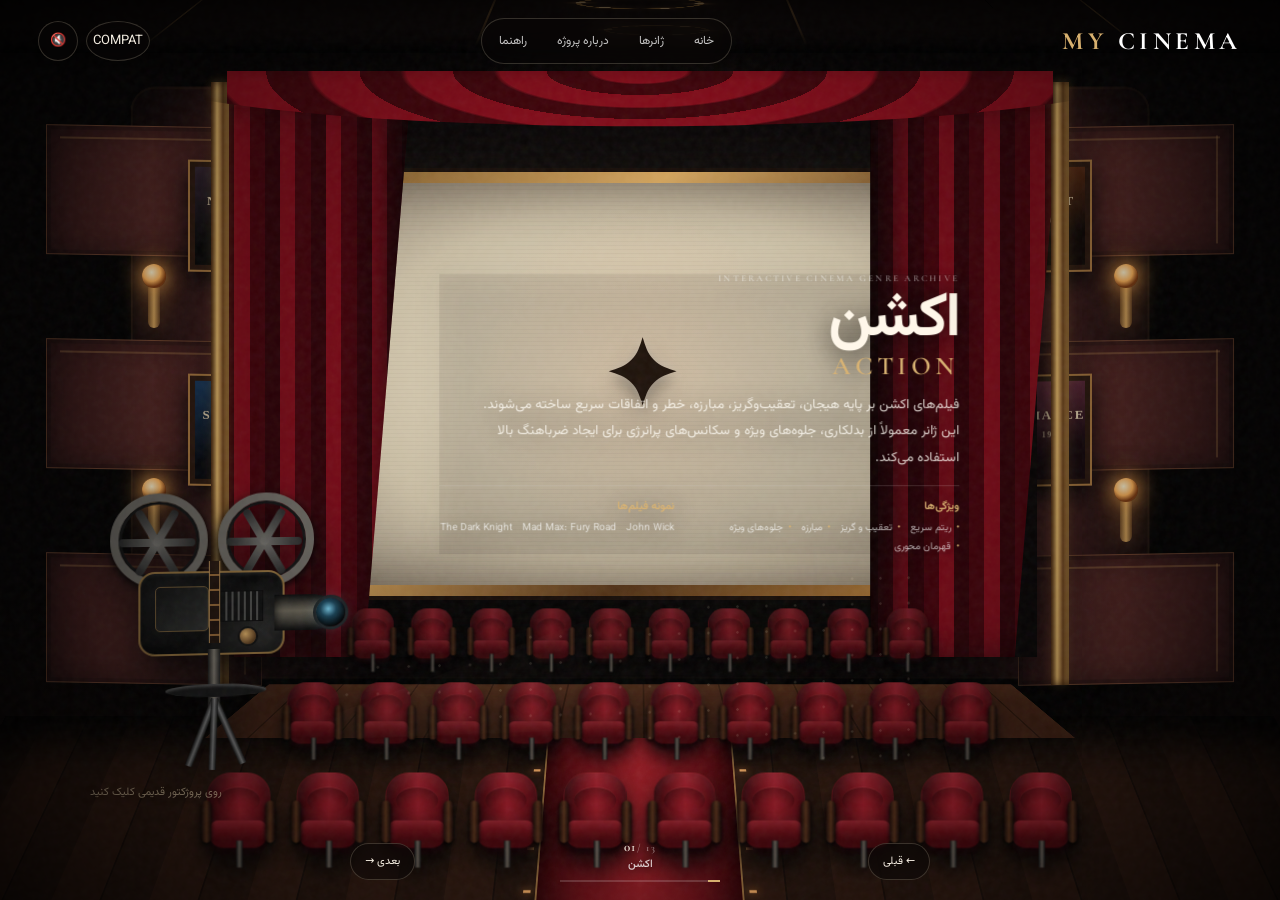
<file: compat.html>
<!doctype html>
<html lang="fa" dir="rtl">
<head>
  <meta charset="UTF-8" />
  <meta name="viewport" content="width=device-width, initial-scale=1, viewport-fit=cover" />
  <meta name="theme-color" content="#080707" />
  <meta name="description" content="MY CINEMA — حالت سازگار سینمای تعاملی" />
  <title>MY CINEMA — Premium Compatibility Mode</title>
  <link rel="preconnect" href="https://fonts.googleapis.com">
  <link rel="preconnect" href="https://fonts.gstatic.com" crossorigin>
  <link href="https://fonts.googleapis.com/css2?family=Cormorant+Garamond:wght@500;600;700&family=Vazirmatn:wght@300;400;500;600;700&display=swap" rel="stylesheet">
  <link rel="stylesheet" href="./styles.css?v=7" />
  <link rel="stylesheet" href="./compat.css?v=7" />
</head>
<body>
  <div id="app" aria-label="تجربه سینمای تعاملی">
    <canvas id="cinema-canvas" aria-hidden="true"></canvas>
    <div id="grain" aria-hidden="true"></div><div id="vignette" aria-hidden="true"></div>
    <div id="film-transition" aria-hidden="true"><span></span><i></i></div>
    <section id="loader" class="loader" aria-live="polite">
      <div class="loader__reel" aria-hidden="true"><b></b><b></b><b></b><b></b><b></b></div>
      <h1>MY CINEMA</h1><p>در حال آماده‌سازی سالن سینما…</p>
      <div class="loader__bar"><span id="loader-bar"></span></div><strong id="loader-percent">0%</strong>
    </section>
    <header class="topbar">
      <a class="brand" href="./" aria-label="MY CINEMA — خانه"><span>MY</span> CINEMA</a>
      <nav class="topnav" aria-label="ناوبری اصلی"><button data-nav="home">خانه</button><button data-nav="genres">ژانرها</button><button data-nav="about">درباره پروژه</button><button data-nav="help">راهنما</button></nav>
      <div class="top-actions"><button id="quality-btn" class="icon-btn" type="button" aria-label="حالت سازگار" title="حالت سازگار">COMPAT</button><button id="sound-btn" class="icon-btn" type="button" aria-label="فعال‌کردن صدا" aria-pressed="false">🔇</button></div>
    </header>
    <aside id="projector-tip" class="projector-tip" role="status">برای نمایش ژانر بعدی کلیک کنید</aside>
    <main class="screen-ui" aria-live="polite"><div class="screen-ui__content">
      <div class="screen-ui__eyebrow">INTERACTIVE CINEMA GENRE ARCHIVE</div><h2 id="genre-fa">اکشن</h2><h3 id="genre-en">ACTION</h3><p id="genre-description"></p>
      <div class="genre-columns"><div><h4>ویژگی‌ها</h4><ul id="genre-features"></ul></div><div><h4>نمونه فیلم‌ها</h4><ul id="genre-examples" class="examples"></ul></div></div>
    </div></main>
    <section class="bottom-panel" aria-label="کنترل ژانرها"><button id="prev-btn" class="nav-btn" type="button" aria-label="ژانر قبلی">← <span>قبلی</span></button><div class="genre-status"><div><span id="genre-number">01</span><em>/ 13</em></div><strong id="genre-label">اکشن</strong><div class="status-line"><i id="status-progress"></i></div></div><button id="next-btn" class="nav-btn" type="button" aria-label="ژانر بعدی"><span>بعدی</span> →</button></section>
    <section id="modal" class="modal" aria-hidden="true" role="dialog" aria-modal="true" aria-labelledby="modal-title"><div class="modal__card"><button id="modal-close" class="modal__close" type="button" aria-label="بستن">×</button><p class="modal__kicker">MY CINEMA</p><h2 id="modal-title">راهنما</h2><div id="modal-body"></div></div></section>
    <div id="webgl-fallback" class="fallback" hidden><h1>MY CINEMA</h1><p>در حال راه‌اندازی حالت سازگار…</p></div>
  </div>
  <script src="./compat.js?v=7"></script>
</body>
</html>
</file>
<file: styles.css>
:root{--ink:#f5eee2;--muted:rgba(245,238,226,.68);--gold:#d7b06f;--red:#6b0f18;--glass:rgba(12,10,10,.54);--line:rgba(255,236,204,.18);--screen-left:49.5%;--screen-top:46%;color-scheme:dark}*{box-sizing:border-box}html,body{width:100%;height:100%;margin:0;overflow:hidden;background:#050505}body{font-family:"Vazirmatn",system-ui,sans-serif;color:var(--ink)}button,a{font:inherit}button{color:inherit}#app,#cinema-canvas{position:fixed;inset:0;width:100%;height:100%}#cinema-canvas{display:block;touch-action:none;outline:none}#grain{position:fixed;inset:-35%;pointer-events:none;opacity:.075;mix-blend-mode:screen;z-index:8;background-image:url("data:image/svg+xml,%3Csvg viewBox='0 0 220 220' xmlns='http://www.w3.org/2000/svg'%3E%3Cfilter id='n'%3E%3CfeTurbulence type='fractalNoise' baseFrequency='.9' numOctaves='4' stitchTiles='stitch'/%3E%3C/filter%3E%3Crect width='100%25' height='100%25' filter='url(%23n)' opacity='.8'/%3E%3C/svg%3E");animation:grain .24s steps(2) infinite}#vignette{position:fixed;inset:0;z-index:7;pointer-events:none;background:radial-gradient(circle at 50% 45%,transparent 38%,rgba(0,0,0,.35) 72%,rgba(0,0,0,.78) 100%)}@keyframes grain{0%{transform:translate(0,0)}25%{transform:translate(3%,-2%)}50%{transform:translate(-2%,4%)}75%{transform:translate(4%,2%)}100%{transform:translate(-3%,-3%)}}.topbar{position:fixed;z-index:20;top:0;left:0;width:100%;display:grid;grid-template-columns:auto 1fr auto;align-items:center;gap:24px;padding:18px clamp(16px,3vw,44px);background:linear-gradient(180deg,rgba(0,0,0,.72),transparent);pointer-events:none}.topbar>*{pointer-events:auto}.brand{direction:ltr;color:#fff;text-decoration:none;font:700 clamp(18px,2vw,25px)/1 "Cormorant Garamond",serif;letter-spacing:.18em;text-shadow:0 2px 18px #000;white-space:nowrap}.brand span{color:var(--gold)}.topnav{justify-self:center;display:flex;gap:6px;padding:5px;border:1px solid var(--line);border-radius:999px;background:rgba(10,8,8,.34);backdrop-filter:blur(12px)}.topnav button,.icon-btn{border:0;background:transparent;cursor:pointer;transition:.25s ease}.topnav button{color:rgba(255,255,255,.76);padding:8px 12px;font-size:12px;border-radius:999px}.topnav button:hover,.topnav button:focus-visible{color:#fff;background:rgba(255,255,255,.09)}.top-actions{display:flex;gap:8px}.icon-btn{min-width:40px;height:40px;border:1px solid var(--line);border-radius:50%;background:rgba(10,8,8,.4);backdrop-filter:blur(12px);font-size:13px}.icon-btn:hover{background:rgba(215,176,111,.16);border-color:rgba(215,176,111,.45)}.screen-ui{position:fixed;z-index:12;width:min(49vw,710px);min-width:560px;left:var(--screen-left);top:var(--screen-top);transform:translate(-32%,-50%);pointer-events:none;text-align:right}.screen-ui__content{max-width:520px;margin-inline-start:auto;opacity:1;filter:drop-shadow(0 3px 14px rgba(0,0,0,.88))}.screen-ui__eyebrow{direction:ltr;text-align:right;font:600 9px/1 "Cormorant Garamond",serif;letter-spacing:.25em;color:rgba(255,255,255,.48);margin-bottom:8px}.screen-ui h2{margin:0;font-size:clamp(36px,4.8vw,72px);line-height:.96;font-weight:700;letter-spacing:-.04em;color:#fff7e9}.screen-ui h3{margin:2px 0 12px;direction:ltr;text-align:right;color:var(--gold);font:600 clamp(18px,2vw,28px)/1.1 "Cormorant Garamond",serif;letter-spacing:.18em}.screen-ui p{margin:0;max-width:480px;font-size:clamp(11px,1.05vw,14px);line-height:1.95;color:rgba(255,251,244,.82)}.genre-columns{margin-top:14px;display:grid;grid-template-columns:1fr .9fr;gap:24px;border-top:1px solid rgba(255,255,255,.14);padding-top:12px}.genre-columns h4{margin:0 0 5px;color:var(--gold);font-size:11px;font-weight:600}.genre-columns ul{list-style:none;padding:0;margin:0;display:flex;flex-wrap:wrap;gap:4px 10px}.genre-columns li{color:rgba(255,255,255,.68);font-size:10px}.genre-columns li::before{content:"•";color:var(--gold);margin-left:5px}.examples{direction:ltr;justify-content:flex-end;text-align:left}.examples li::before{display:none}.bottom-panel{position:fixed;z-index:20;bottom:max(18px,env(safe-area-inset-bottom));left:50%;transform:translateX(-50%);width:min(580px,calc(100vw - 34px));display:grid;grid-template-columns:1fr auto 1fr;align-items:center;gap:18px;pointer-events:none}.bottom-panel>*{pointer-events:auto}.nav-btn{justify-self:start;border:1px solid var(--line);background:rgba(10,8,8,.45);border-radius:999px;padding:9px 14px;cursor:pointer;backdrop-filter:blur(12px);font-size:11px;transition:.25s}.nav-btn:last-child{justify-self:end}.nav-btn:hover{background:rgba(215,176,111,.14);border-color:rgba(215,176,111,.45);transform:translateY(-2px)}.genre-status{min-width:160px;text-align:center;text-shadow:0 2px 10px #000}.genre-status>div:first-child{direction:ltr;font:600 13px/1 "Cormorant Garamond",serif;letter-spacing:.14em}.genre-status em{color:rgba(255,255,255,.45);font-style:normal;font-size:10px}.genre-status strong{display:block;margin-top:2px;font-size:11px;font-weight:500;color:rgba(255,255,255,.78)}.status-line{width:100%;height:2px;background:rgba(255,255,255,.16);margin-top:7px;overflow:hidden}.status-line i{display:block;width:7.69%;height:100%;background:var(--gold);transition:width .45s ease}.projector-tip{position:fixed;z-index:22;left:50%;top:50%;transform:translate(-50%,-50%);padding:7px 11px;border-radius:8px;background:rgba(4,4,4,.83);border:1px solid rgba(255,255,255,.12);color:#fff;font-size:11px;opacity:0;pointer-events:none;white-space:nowrap;transition:opacity .2s}.projector-tip.visible{opacity:1}.loader{position:fixed;inset:0;z-index:100;display:flex;flex-direction:column;justify-content:center;align-items:center;background:radial-gradient(circle at 50% 40%,#17100d,#050505 64%);text-align:center}.loader h1{margin:22px 0 0;direction:ltr;font:700 clamp(36px,8vw,82px)/.9 "Cormorant Garamond",serif;letter-spacing:.2em;color:#f7ead2}.loader p{margin:16px 0 22px;color:rgba(255,255,255,.62);font-size:13px}.loader strong{direction:ltr;margin-top:10px;color:var(--gold);font:600 12px "Cormorant Garamond",serif;letter-spacing:.14em}.loader__bar{width:min(280px,70vw);height:2px;background:rgba(255,255,255,.12);overflow:hidden}.loader__bar span{display:block;width:0;height:100%;background:linear-gradient(90deg,#7c5127,#e5c58d);transition:width .25s ease}.loader__reel{width:86px;aspect-ratio:1;border:5px solid #8a6c45;border-radius:50%;position:relative;animation:spin 1.6s linear infinite;box-shadow:0 0 0 2px #24180f inset,0 12px 35px #000}.loader__reel::after{content:"";position:absolute;width:17px;height:17px;border-radius:50%;background:#211810;border:4px solid #b38b53;left:50%;top:50%;transform:translate(-50%,-50%)}.loader__reel b{position:absolute;width:18px;height:28px;background:#0a0908;border:2px solid #6f5738;border-radius:50%;left:50%;top:50%;transform-origin:0 0}.loader__reel b:nth-child(1){transform:rotate(0deg) translate(17px,-14px)}.loader__reel b:nth-child(2){transform:rotate(72deg) translate(17px,-14px)}.loader__reel b:nth-child(3){transform:rotate(144deg) translate(17px,-14px)}.loader__reel b:nth-child(4){transform:rotate(216deg) translate(17px,-14px)}.loader__reel b:nth-child(5){transform:rotate(288deg) translate(17px,-14px)}@keyframes spin{to{transform:rotate(360deg)}}#film-transition{position:fixed;inset:0;z-index:30;pointer-events:none;opacity:0;overflow:hidden;background:rgba(0,0,0,.04)}#film-transition span{position:absolute;inset:-20%;background:radial-gradient(circle at 62% 47%,rgba(255,239,190,.94) 0,rgba(255,137,50,.45) 12%,rgba(173,24,10,.33) 22%,transparent 43%);mix-blend-mode:screen;transform:translateX(-80%) scale(.7)}#film-transition i{position:absolute;inset:0;background:repeating-linear-gradient(90deg,transparent 0 8%,rgba(255,255,255,.08) 8.2%,transparent 8.5%);opacity:.4}#film-transition.active{animation:filmFlash .85s ease both}#film-transition.active span{animation:burn .85s ease both}@keyframes filmFlash{0%{opacity:0}18%{opacity:.25}35%{opacity:1;background:#060606}52%{opacity:.9}100%{opacity:0}}@keyframes burn{0%{transform:translateX(-90%) scale(.65)}52%{transform:translateX(25%) scale(1.35)}100%{transform:translateX(115%) scale(1.8)}}.modal{position:fixed;inset:0;z-index:60;display:grid;place-items:center;padding:20px;background:rgba(0,0,0,.62);backdrop-filter:blur(8px);opacity:0;pointer-events:none;transition:.25s}.modal.open{opacity:1;pointer-events:auto}.modal__card{width:min(620px,100%);border:1px solid rgba(215,176,111,.28);background:linear-gradient(135deg,rgba(30,20,18,.96),rgba(8,8,8,.98));border-radius:22px;padding:32px;box-shadow:0 30px 100px #000;position:relative}.modal__close{position:absolute;left:15px;top:12px;border:0;background:none;font-size:26px;cursor:pointer;opacity:.65}.modal__kicker{direction:ltr;margin:0 0 6px;color:var(--gold);font:600 10px "Cormorant Garamond",serif;letter-spacing:.2em}.modal h2{margin:0 0 14px;font-size:28px}.modal__card p,.modal__card li{line-height:1.95;color:rgba(255,255,255,.7);font-size:13px}.fallback{position:fixed;inset:0;z-index:200;display:grid;place-content:center;text-align:center;padding:30px;background:#080606}.fallback h1{direction:ltr;font-family:"Cormorant Garamond",serif;letter-spacing:.18em}body.projector-hover{cursor:pointer}@media(max-width:900px){.topnav{display:none}.screen-ui{min-width:0;width:62vw;left:50%;top:43%;transform:translate(-24%,-50%)}.screen-ui__content{max-width:390px}.genre-columns{gap:12px}}@media(max-width:650px){:root{--screen-top:39%}.topbar{padding:14px 14px;grid-template-columns:1fr auto}.top-actions{grid-column:2}.brand{font-size:19px}.screen-ui{left:50%;top:41%;width:78vw;transform:translate(-9%,-50%)}.screen-ui h2{font-size:clamp(26px,10vw,44px)}.screen-ui h3{font-size:17px;margin-bottom:8px}.screen-ui p{font-size:9px;line-height:1.75;max-width:300px}.screen-ui__eyebrow{display:none}.genre-columns{margin-top:8px;padding-top:7px;grid-template-columns:1fr;gap:5px;max-width:300px}.genre-columns>div:nth-child(2){display:none}.genre-columns h4{font-size:9px}.genre-columns li{font-size:8px}.bottom-panel{bottom:max(12px,env(safe-area-inset-bottom));width:calc(100vw - 24px);gap:7px}.nav-btn{padding:8px 9px;font-size:10px}.nav-btn span{display:none}.genre-status{min-width:125px}.modal__card{padding:28px 22px}#grain{opacity:.045}}@media(prefers-reduced-motion:reduce){*,*::before,*::after{scroll-behavior:auto!important;animation-duration:.001ms!important;animation-iteration-count:1!important;transition-duration:.001ms!important}#grain{display:none}}
</file>
<file: compat.css>
body.compat-mode{overflow:hidden;background:#050303}body.compat-mode #cinema-canvas,body.compat-mode #webgl-fallback{display:none!important}
#compat-scene{--mood:#ff7b35;position:fixed;inset:0;overflow:hidden;z-index:0;perspective:1500px;perspective-origin:50% 43%;background:radial-gradient(circle at 50% 35%,rgba(255,176,93,.11),transparent 34%),linear-gradient(#060404 0 63%,#100806 100%)}
#compat-scene:before{content:"";position:absolute;inset:0;background:radial-gradient(ellipse at 50% 42%,var(--mood),transparent 36%);opacity:.055;mix-blend-mode:screen;pointer-events:none;transition:background .7s ease}
.theater-depth{position:absolute;left:7%;right:7%;top:7%;bottom:22%;background:linear-gradient(90deg,#1d0d0d,#4a2221 11%,#281414 25%,#1c1010 50%,#281414 75%,#4a2221 89%,#1d0d0d);box-shadow:inset 0 0 120px #000,inset 0 0 0 2px rgba(208,163,94,.16),0 35px 90px #000;border-radius:26px 26px 3px 3px;transform:translateZ(-120px)}
.ceiling{position:absolute;left:-4%;right:-4%;top:-12%;height:38%;transform:rotateX(64deg) translateZ(-80px);transform-origin:50% 0;background:linear-gradient(#211310,#090606),repeating-linear-gradient(90deg,transparent 0 9%,rgba(217,176,104,.12) 9% 9.3%);box-shadow:inset 0 -25px 45px #000}
.ceiling>i{position:absolute;top:10%;bottom:8%;width:2px;background:linear-gradient(transparent,#b58445,transparent);opacity:.55}.ceiling>i:nth-child(1){left:20%}.ceiling>i:nth-child(2){left:40%}.ceiling>i:nth-child(3){left:60%}.ceiling>i:nth-child(4){left:80%}
.chandelier{position:absolute;width:120px;height:120px;border:5px solid #a77a3e;border-radius:50%;left:50%;filter:drop-shadow(0 0 18px rgba(255,182,92,.34));transform:translateX(-50%) rotateX(65deg)}.chandelier.c1{top:25%}.chandelier.c2{top:58%;scale:.76}.chandelier b{position:absolute;width:11px;height:11px;border-radius:50%;background:#ffd59b;box-shadow:0 0 14px #ffb15c;left:50%;top:50%;transform-origin:0 0}.chandelier b:nth-child(1){transform:rotate(0deg) translateX(50px)}.chandelier b:nth-child(2){transform:rotate(60deg) translateX(50px)}.chandelier b:nth-child(3){transform:rotate(120deg) translateX(50px)}.chandelier b:nth-child(4){transform:rotate(180deg) translateX(50px)}.chandelier b:nth-child(5){transform:rotate(240deg) translateX(50px)}.chandelier b:nth-child(6){transform:rotate(300deg) translateX(50px)}
.sidewall{position:absolute;top:12%;bottom:22%;width:20%;z-index:1}.sidewall.left{left:2%;transform:skewY(1deg)}.sidewall.right{right:2%;transform:skewY(-1deg)}.wall-panel{position:absolute;left:8%;right:8%;height:22%;border:1px solid rgba(204,155,85,.26);box-shadow:inset 0 0 0 4px rgba(0,0,0,.16),inset 0 0 35px rgba(0,0,0,.55);background:linear-gradient(90deg,#351717,#522623 48%,#331616)}.wall-panel.p1{top:3%}.wall-panel.p2{top:39%}.wall-panel.p3{top:75%}.wall-panel:before,.wall-panel:after{content:"";position:absolute;background:#b1854d;opacity:.35}.wall-panel:before{left:6%;right:6%;height:2px;top:9%}.wall-panel:after{top:8%;bottom:8%;width:2px;right:7%}
.sconce{position:absolute;width:54px;height:72px;left:50%;transform:translateX(-50%);filter:drop-shadow(0 0 13px rgba(255,168,81,.48))}.sconce.s1{top:26%}.sconce.s2{top:62%}.sconce:before{content:"";position:absolute;width:12px;height:45px;background:linear-gradient(90deg,#6f4a25,#d3a15a,#5f3c1f);left:21px;top:21px;border-radius:8px}.sconce:after{content:"";position:absolute;width:24px;height:24px;border-radius:50%;background:radial-gradient(circle at 40% 35%,#fff3cf,#ffb45b 42%,#7e3b11 68%);left:15px;top:2px;box-shadow:0 0 19px rgba(255,173,80,.9)}
.poster{position:absolute;width:74px;height:108px;top:10%;padding-top:27px;text-align:center;font:700 13px/1.05 Georgia,serif;letter-spacing:.12em;color:#ead7b5;border:5px solid #2b180e;box-shadow:0 0 0 2px #aa7940,0 10px 24px #000;background:linear-gradient(160deg,#332431,#080808 65%)}.poster small{display:block;font-size:8px;margin-top:9px;opacity:.7}.poster-a,.poster-c{top:9%}.poster-b,.poster-d{top:45%}.sidewall.left .poster{right:7%}.sidewall.right .poster{left:7%}.poster-c{background:linear-gradient(160deg,#6f3516,#100806 70%)}.poster-d{background:linear-gradient(160deg,#703145,#15080c 70%)}.poster-b{background:linear-gradient(160deg,#17385d,#06080d 70%)}
.proscenium{position:absolute;left:19%;right:19%;top:11%;bottom:27%;z-index:2;background:#090606;box-shadow:0 20px 60px #000}.proscenium-gold{position:absolute;z-index:8;background:linear-gradient(90deg,#5b3717,#dfb468,#6b431e,#c7974d);box-shadow:inset 0 0 8px #2c1607,0 0 12px rgba(210,160,80,.18)}.proscenium-gold.top{left:-4%;right:-4%;top:-3%;height:18px}.proscenium-gold.left,.proscenium-gold.right{top:-3%;bottom:-5%;width:18px}.proscenium-gold.left{left:-4%}.proscenium-gold.right{right:-4%}
.screen-frame{position:absolute;left:8%;right:8%;top:13%;bottom:11%;padding:11px;background:linear-gradient(135deg,#725025,#d0a25c,#4f3015,#a97738);box-shadow:0 0 0 4px #160c07,0 22px 65px #000,0 0 42px rgba(255,211,148,.08)}.screen{position:relative;width:100%;height:100%;overflow:hidden;background:radial-gradient(ellipse at center,#eee4ca 0,#c7bba2 63%,#8a7f6f 100%);box-shadow:inset 0 0 60px rgba(39,27,18,.55)}.screen-glow{position:absolute;inset:0;background:radial-gradient(circle at 50% 48%,var(--mood),transparent 46%);opacity:.09;transition:background .7s ease}.film-lines{position:absolute;inset:0;background:repeating-linear-gradient(0deg,transparent 0 3px,rgba(0,0,0,.075) 3px 4px);opacity:.32;mix-blend-mode:multiply}
.curtain{position:absolute;top:0;bottom:0;width:24%;z-index:7;background:repeating-linear-gradient(90deg,#2b0207 0 8%,#720a16 8% 16%,#3e030a 16% 24%);box-shadow:inset 18px 0 30px rgba(255,76,72,.06),inset -28px 0 36px rgba(0,0,0,.68)}.curtain.left{left:-3%;clip-path:polygon(0 0,100% 0,76% 100%,0 100%)}.curtain.right{right:-3%;clip-path:polygon(0 0,100% 0,100% 100%,24% 100%);transform:scaleX(-1)}.valance{position:absolute;left:-2%;right:-2%;top:-5%;height:19%;z-index:9;background:repeating-radial-gradient(ellipse at 50% 0,#7e0b18 0 8%,#3c0309 9% 16%);clip-path:ellipse(62% 52% at 50% 0);filter:drop-shadow(0 14px 14px rgba(0,0,0,.75))}
.stage{position:absolute;left:16%;right:16%;bottom:18%;height:11%;z-index:2;background:repeating-linear-gradient(90deg,#3b1e11 0 42px,#281309 42px 44px),linear-gradient(#4b2918,#1b0d08);transform:perspective(800px) rotateX(65deg);transform-origin:bottom;box-shadow:inset 0 18px 24px rgba(255,186,112,.05),0 -14px 35px #000}
.floor{position:absolute;left:-12%;right:-12%;bottom:-12%;height:48%;z-index:1;transform:rotateX(61deg);transform-origin:50% 100%;background:repeating-linear-gradient(90deg,#26140c 0 52px,#30190f 52px 104px,#1a0d08 104px 106px);box-shadow:inset 0 55px 80px #000}.carpet{position:absolute;left:43%;right:43%;top:-10%;bottom:-20%;background:linear-gradient(90deg,#3b0509,#78121a 25%,#981d25 50%,#78121a 75%,#3b0509);box-shadow:0 0 0 2px #9f7341,inset 0 0 30px #2b0205}.aisle-lights{position:absolute;top:-10%;bottom:-16%;width:8px;background:repeating-linear-gradient(0deg,transparent 0 30px,#ffb469 31px 34px,transparent 35px 62px);filter:drop-shadow(0 0 6px #ff9d42)}.aisle-lights.l{left:42%}.aisle-lights.r{right:42%}
.seat-row{position:absolute;left:4%;right:4%;display:flex;justify-content:center;gap:clamp(8px,1.15vw,18px);z-index:5;transform-style:preserve-3d;pointer-events:none}.row-back{bottom:24%;transform:scale(.72);filter:brightness(.68)}.row-mid{bottom:15%;transform:scale(.88);filter:brightness(.82)}.row-front{bottom:4%;transform:scale(1.08)}.cinema-seat{position:relative;width:clamp(46px,5.3vw,78px);height:88px;display:block;filter:drop-shadow(0 12px 9px rgba(0,0,0,.72))}.seat-back{position:absolute;left:7%;right:7%;top:0;height:58px;border-radius:22px 22px 13px 13px;background:linear-gradient(90deg,#3d050a,#8d1722 43%,#9c1d29 52%,#5a0810 100%);box-shadow:inset 0 8px 10px rgba(255,255,255,.055),inset 0 -10px 16px rgba(0,0,0,.42);border:1px solid rgba(255,160,150,.08)}.seat-back:after{content:"";position:absolute;left:16%;right:16%;top:12px;height:24px;border-radius:50%;border-top:1px solid rgba(255,210,195,.07);box-shadow:inset 0 7px 8px rgba(0,0,0,.25)}.seat-cushion{position:absolute;left:10%;right:10%;bottom:18px;height:27px;border-radius:8px 8px 14px 14px;background:linear-gradient(#8f1722,#4a060c 76%);transform:perspective(100px) rotateX(19deg);box-shadow:inset 0 5px 7px rgba(255,255,255,.05),0 5px 5px #160205}.seat-arm{position:absolute;width:9px;height:39px;bottom:23px;border-radius:7px;background:linear-gradient(90deg,#1c0c08,#55301a,#160806);box-shadow:0 2px 4px #000}.seat-arm.a{left:0}.seat-arm.b{right:0}.seat-leg{position:absolute;left:47%;bottom:0;width:6px;height:25px;background:linear-gradient(90deg,#151515,#6e655b,#181818)}
.compat-icon{position:absolute;left:50%;top:48%;z-index:4;transform:translate(-50%,-50%);font:700 clamp(54px,7vw,116px)/1 Georgia,serif;color:#22150c;text-shadow:0 0 9px rgba(255,255,255,.28),0 8px 12px rgba(0,0,0,.2);filter:drop-shadow(0 10px 12px rgba(0,0,0,.2));animation:iconFloat 3s ease-in-out infinite}.compat-icon.change{animation:iconChange .68s ease both}@keyframes iconFloat{50%{transform:translate(-50%,calc(-50% - 7px)) scale(1.04)}}@keyframes iconChange{0%{opacity:0;transform:translate(-50%,-50%) scale(.55) rotate(-8deg);filter:blur(7px)}70%{opacity:1;transform:translate(-50%,-50%) scale(1.08)}100%{transform:translate(-50%,-50%) scale(1)}}
.projector{position:absolute;left:6.5%;bottom:18%;z-index:12;width:260px;height:250px;background:none;border:0;cursor:pointer;filter:drop-shadow(0 22px 18px rgba(0,0,0,.8));transform:rotateY(8deg);transition:filter .25s,transform .25s}.projector:hover{filter:drop-shadow(0 22px 18px #000) drop-shadow(0 0 18px rgba(255,195,117,.45));transform:rotateY(6deg) scale(1.025)}.projector-body{position:absolute;left:58px;top:83px;width:142px;height:84px;border-radius:16px;background:linear-gradient(135deg,#242525,#0e0e0e 52%,#41413f);border:2px solid #8d6d3c;box-shadow:inset 0 0 28px #000,inset 0 2px 3px rgba(255,255,255,.16)}.projector-body .panel{position:absolute;left:14px;top:13px;width:52px;height:45px;border:1px solid #6d5735;border-radius:5px;background:linear-gradient(145deg,#131313,#2f302e)}.projector-body .vent{position:absolute;left:77px;top:18px;width:42px;height:31px;background:repeating-linear-gradient(90deg,#111 0 4px,#4b4b49 4px 6px);border:1px solid #0a0a0a}.projector-body .knob{position:absolute;left:96px;bottom:8px;width:16px;height:16px;border-radius:50%;background:radial-gradient(circle at 35% 35%,#d8aa65,#5b3d20 70%);box-shadow:0 0 0 2px #111}.lens-barrel{position:absolute;right:-58px;top:23px;width:66px;height:36px;border-radius:0 50% 50% 0;background:linear-gradient(#141414,#686356 45%,#171717);box-shadow:inset 0 0 10px #000}.lens-barrel em{position:absolute;right:-4px;top:4px;width:29px;height:29px;border-radius:50%;background:radial-gradient(circle at 42% 38%,#72c1dd,#1a4357 32%,#071319 62%,#000 75%);box-shadow:0 0 15px rgba(132,213,255,.22),0 0 0 3px #181818}
.projector-reel{position:absolute;top:5px;width:94px;height:94px;border-radius:50%;border:8px solid #67645e;background:radial-gradient(circle,#1a1a1a 0 12%,transparent 13%);box-shadow:inset 0 0 0 3px #111,0 3px 8px #000}.reel-a{left:31px}.reel-b{left:135px}.projector-reel b{position:absolute;left:44%;top:47%;width:40px;height:8px;background:linear-gradient(90deg,#72706b,#272727);transform-origin:3px 4px;border-radius:7px}.projector-reel b:nth-child(1){transform:rotate(0deg)}.projector-reel b:nth-child(2){transform:rotate(60deg)}.projector-reel b:nth-child(3){transform:rotate(120deg)}.projector-reel b:nth-child(4){transform:rotate(180deg)}.projector-reel b:nth-child(5){transform:rotate(240deg)}.projector-reel b:nth-child(6){transform:rotate(300deg)}.projector.playing .projector-reel{animation:reelspin .42s linear infinite}.projector.playing .reel-b{animation-direction:reverse}@keyframes reelspin{to{transform:rotate(360deg)}}
.film-strip{position:absolute;left:126px;top:73px;width:11px;height:82px;background:repeating-linear-gradient(0deg,#22140d 0 7px,#a06f3a 7px 9px,#22140d 9px 15px);border-left:1px solid #b58c56;border-right:1px solid #b58c56;opacity:.9}.projector.playing .film-strip{animation:filmMove .12s linear infinite}@keyframes filmMove{to{background-position-y:15px}}.projector-neck{position:absolute;left:125px;top:161px;width:12px;height:62px;background:linear-gradient(90deg,#181818,#7a746a,#1c1c1c)}.projector-tripod{position:absolute;top:211px;left:128px;width:7px;height:71px;background:linear-gradient(90deg,#141414,#777,#151515);transform-origin:top}.projector-tripod.t1{transform:rotate(21deg)}.projector-tripod.t2{transform:rotate(-23deg)}.projector-tripod.t3{transform:rotate(2deg)}.projector-base{position:absolute;left:84px;top:196px;width:98px;height:13px;border-radius:50%;background:#181818;box-shadow:inset 0 2px 3px #555}.beam{position:absolute;left:251px;top:112px;width:min(53vw,820px);height:260px;transform-origin:left center;transform:skewY(-10deg);clip-path:polygon(0 45%,100% 0,100% 100%,0 55%);background:linear-gradient(90deg,rgba(255,226,169,.23),rgba(255,226,169,.07),transparent);opacity:.1;filter:blur(4px);pointer-events:none}.projector.playing .beam{animation:beamPulse .9s ease}@keyframes beamPulse{0%{opacity:.04}20%{opacity:.75}100%{opacity:.12}}.beam-dust{position:absolute;left:246px;top:89px;width:min(48vw,720px);height:220px;pointer-events:none;background-image:radial-gradient(circle,rgba(255,240,204,.72) 0 1px,transparent 1.6px);background-size:31px 27px;opacity:.16;clip-path:polygon(0 44%,100% 0,100% 100%,0 58%)}.projector.playing .beam-dust{animation:dustShift .7s linear infinite}@keyframes dustShift{to{background-position:22px -17px}}
.compat-hint{position:absolute;left:7%;bottom:11%;z-index:14;font-size:11px;color:#e7d2ad;opacity:.72;text-shadow:0 2px 8px #000}.premium-compat .screen-ui{z-index:11;left:50%;top:46%;transform:translate(-32%,-50%)}.premium-compat .screen-ui__content{background:rgba(18,12,8,.08);backdrop-filter:blur(.5px)}.premium-compat .topbar,.premium-compat .bottom-panel,.premium-compat .modal,.premium-compat #grain,.premium-compat #vignette,.premium-compat #film-transition{z-index:30}
@media(max-width:900px){.sidewall{width:17%}.proscenium{left:15%;right:15%}.projector{left:1%;transform:scale(.8) rotateY(8deg);transform-origin:left bottom}.row-back{display:none}.row-mid{bottom:14%;transform:scale(.75)}.row-front{bottom:4%;transform:scale(.9)}.premium-compat .screen-ui{width:60vw;left:50%;transform:translate(-20%,-50%)}}
@media(max-width:650px){.sidewall{display:none}.proscenium{left:4%;right:4%;top:15%;bottom:36%}.screen-frame{left:10%;right:10%;top:15%;bottom:12%}.curtain{width:20%}.stage{left:2%;right:2%;bottom:31%}.floor{height:38%}.seat-row{left:-6%;right:-6%}.row-mid{bottom:17%;transform:scale(.56)}.row-front{bottom:5%;transform:scale(.7)}.cinema-seat:nth-child(n+8){display:none}.projector{left:-3%;bottom:21%;transform:scale(.54);transform-origin:left bottom}.beam,.beam-dust{width:85vw}.compat-hint{display:none}.premium-compat .screen-ui{left:50%;top:42%;width:80vw;transform:translate(-5%,-50%)}.ceiling{display:none}}
@media(prefers-reduced-motion:reduce){*,*:before,*:after{animation-duration:.001ms!important;animation-iteration-count:1!important}}
</file>
